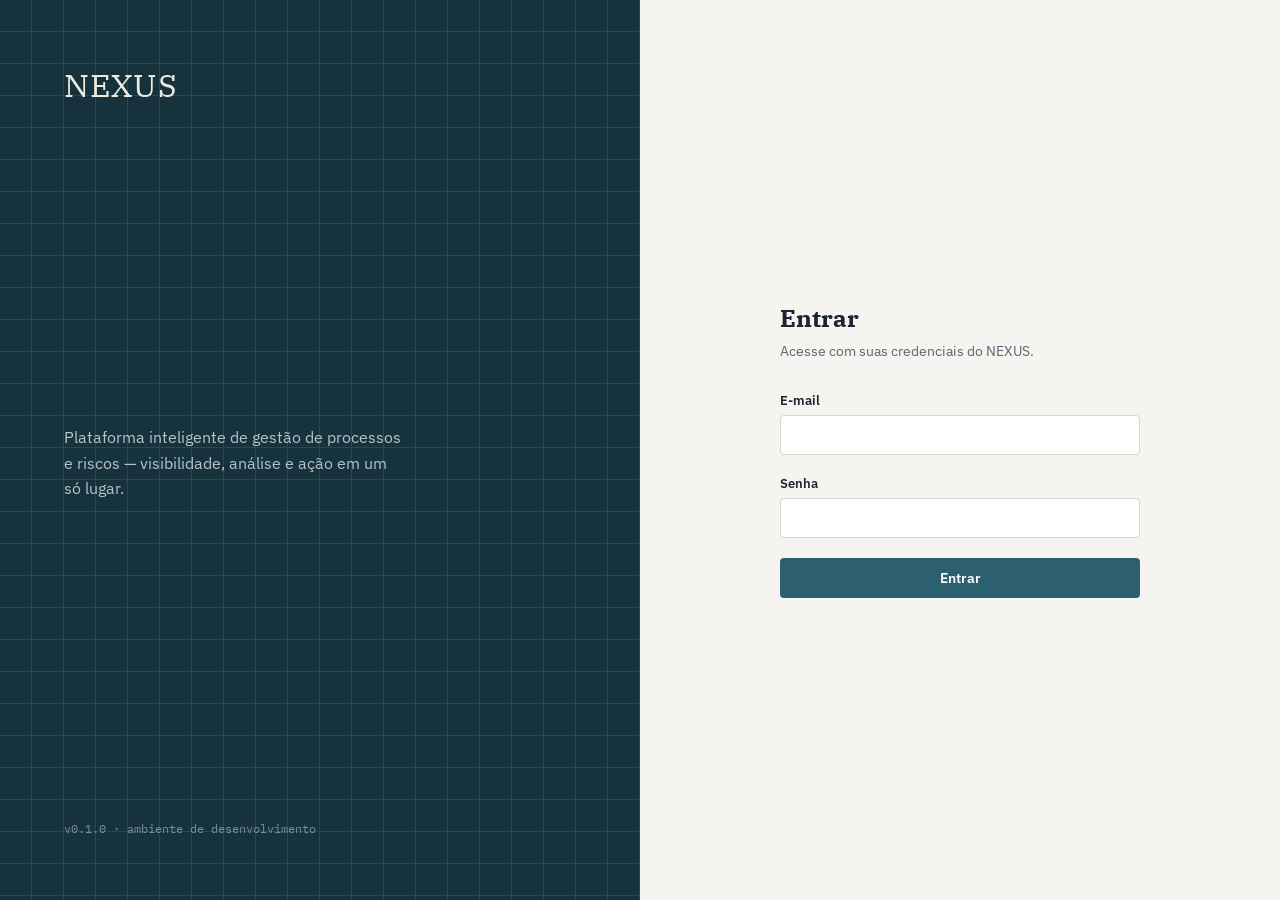
<file: frontend/index.html>
﻿<!DOCTYPE html>
<html lang="pt-BR">
<head>
  <meta charset="UTF-8" />
  <meta name="viewport" content="width=device-width, initial-scale=1.0" />
  <title>NEXUS — Entrar</title>
  <link rel="preconnect" href="https://fonts.googleapis.com" />
  <link href="https://fonts.googleapis.com/css2?family=IBM+Plex+Mono:wght@400;500&family=IBM+Plex+Sans:wght@400;500;600&family=IBM+Plex+Serif:wght@500&display=swap" rel="stylesheet" />
  <link rel="stylesheet" href="src/styles/main.css" />
</head>
<body>
  <div class="login-screen">
    <div class="login-panel">
      <div>
        <div class="login-panel__brand">NEXUS</div>
      </div>
      <div class="login-panel__tagline">
        Plataforma inteligente de gestão de processos e riscos —
        visibilidade, análise e ação em um só lugar.
      </div>
      <div class="login-panel__footnote">v0.1.0 · ambiente de desenvolvimento</div>
    </div>

    <div class="login-form-side">
      <form class="login-form" id="login-form">
        <h1>Entrar</h1>
        <p class="lead">Acesse com suas credenciais do NEXUS.</p>

        <div class="form-error" id="form-error"></div>

        <div class="field">
          <label for="email">E-mail</label>
          <input type="email" id="email" name="email" required autocomplete="username" />
        </div>

        <div class="field">
          <label for="password">Senha</label>
          <input type="password" id="password" name="password" required autocomplete="current-password" />
        </div>

        <button type="submit" class="btn-primary" id="submit-btn">Entrar</button>
      </form>
    </div>
  </div>

  <script type="module" src="src/pages/login.js"></script>
</body>
</html>
</file>
<file: frontend/src/styles/main.css>
﻿:root {
  --color-paper: #F5F4F0;
  --color-panel-dark: #16323D;
  --color-ink: #1B2430;
  --color-ink-soft: #5B6572;
  --color-brand: #2C5F6F;
  --color-brand-dark: #1E4550;
  --color-line: #D8D5CC;
  --color-line-dark: #2A4753;
  --color-error: #A6323A;

  --severity-baixa: #4C7A5A;
  --severity-media: #B98B2E;
  --severity-alta: #C1622E;
  --severity-critica: #A6323A;

  --font-display: "IBM Plex Serif", serif;
  --font-sans: "IBM Plex Sans", system-ui, sans-serif;
  --font-mono: "IBM Plex Mono", monospace;
}

* {
  box-sizing: border-box;
}

body {
  margin: 0;
  font-family: var(--font-sans);
  color: var(--color-ink);
  background: var(--color-paper);
  -webkit-font-smoothing: antialiased;
}

a {
  color: inherit;
}

/* ---------- Login ---------- */

.login-screen {
  display: grid;
  grid-template-columns: 1fr 1fr;
  min-height: 100vh;
}

.login-panel {
  background: var(--color-panel-dark);
  color: #EDEAE1;
  padding: 64px;
  display: flex;
  flex-direction: column;
  justify-content: space-between;
  background-image:
    linear-gradient(var(--color-line-dark) 1px, transparent 1px),
    linear-gradient(90deg, var(--color-line-dark) 1px, transparent 1px);
  background-size: 32px 32px;
  background-position: -1px -1px;
}

.login-panel__brand {
  font-family: var(--font-display);
  font-size: 32px;
  letter-spacing: 0.02em;
}

.login-panel__tagline {
  font-size: 16px;
  line-height: 1.6;
  color: #B7C3C7;
  max-width: 340px;
}

.login-panel__footnote {
  font-family: var(--font-mono);
  font-size: 12px;
  color: #7C8E93;
}

.login-form-side {
  display: flex;
  align-items: center;
  justify-content: center;
  padding: 48px;
}

.login-form {
  width: 100%;
  max-width: 360px;
}

.login-form h1 {
  font-family: var(--font-display);
  font-size: 24px;
  margin: 0 0 8px;
}

.login-form p.lead {
  color: var(--color-ink-soft);
  margin: 0 0 32px;
  font-size: 14px;
}

.field {
  margin-bottom: 20px;
}

.field label {
  display: block;
  font-size: 13px;
  font-weight: 600;
  margin-bottom: 6px;
}

.field input {
  width: 100%;
  padding: 10px 12px;
  border: 1px solid var(--color-line);
  border-radius: 4px;
  font-size: 14px;
  font-family: var(--font-sans);
  background: #fff;
}

.field input:focus {
  outline: 2px solid var(--color-brand);
  outline-offset: 1px;
  border-color: var(--color-brand);
}

.btn-primary {
  width: 100%;
  padding: 11px;
  background: var(--color-brand);
  color: #fff;
  border: none;
  border-radius: 4px;
  font-size: 14px;
  font-weight: 600;
  cursor: pointer;
  font-family: var(--font-sans);
}

.btn-primary:hover {
  background: var(--color-brand-dark);
}

.btn-primary:disabled {
  opacity: 0.6;
  cursor: not-allowed;
}

.form-error {
  background: #FBEAEA;
  color: var(--color-error);
  border: 1px solid #E8C4C4;
  border-radius: 4px;
  padding: 10px 12px;
  font-size: 13px;
  margin-bottom: 20px;
  display: none;
}

.form-error.visible {
  display: block;
}

/* ---------- App shell ---------- */

.app-shell {
  min-height: 100vh;
}

.app-nav {
  background: var(--color-panel-dark);
  color: #EDEAE1;
  padding: 16px 32px;
  display: flex;
  align-items: center;
  justify-content: space-between;
}

.app-nav__brand {
  font-family: var(--font-display);
  font-size: 18px;
}

.app-nav__user {
  display: flex;
  align-items: center;
  gap: 16px;
  font-size: 13px;
}

.app-nav__user span.role {
  font-family: var(--font-mono);
  font-size: 11px;
  color: #B7C3C7;
  text-transform: lowercase;
}

.btn-logout {
  background: transparent;
  border: 1px solid var(--color-line-dark);
  color: #EDEAE1;
  padding: 6px 12px;
  border-radius: 4px;
  font-size: 13px;
  cursor: pointer;
  font-family: var(--font-sans);
}

.btn-logout:hover {
  border-color: #B7C3C7;
}

.app-content {
  padding: 48px 32px;
  max-width: 720px;
}

.app-content h1 {
  font-family: var(--font-display);
  font-size: 26px;
  margin: 0 0 8px;
}

.app-content p.lead {
  color: var(--color-ink-soft);
  margin: 0 0 32px;
}

.placeholder-card {
  border: 1px solid var(--color-line);
  border-radius: 6px;
  padding: 24px;
  background: #fff;
}

.placeholder-card h2 {
  font-size: 15px;
  margin: 0 0 8px;
}

.placeholder-card p {
  font-size: 14px;
  color: var(--color-ink-soft);
  margin: 0;
}

@media (max-width: 800px) {
  .login-screen {
    grid-template-columns: 1fr;
  }
  .login-panel {
    padding: 32px;
  }
}


/* ---------- Dashboard ---------- */

.stats-grid {
  display: grid;
  grid-template-columns: repeat(auto-fit, minmax(160px, 1fr));
  gap: 16px;
  margin-bottom: 40px;
}

.stat-card {
  border: 1px solid var(--color-line);
  border-radius: 6px;
  padding: 20px;
  background: #fff;
}

.stat-card__value {
  font-family: var(--font-display);
  font-size: 32px;
  line-height: 1;
  margin-bottom: 6px;
}

.stat-card__label {
  font-size: 13px;
  color: var(--color-ink-soft);
}

.stat-card--alert .stat-card__value {
  color: var(--severity-critica);
}

.section-title {
  font-family: var(--font-display);
  font-size: 18px;
  margin: 0 0 16px;
}

.data-table {
  width: 100%;
  border-collapse: collapse;
  margin-bottom: 40px;
  font-size: 14px;
}

.data-table th {
  text-align: left;
  font-size: 12px;
  text-transform: none;
  color: var(--color-ink-soft);
  font-weight: 600;
  padding: 8px 12px;
  border-bottom: 1px solid var(--color-line);
}

.data-table td {
  padding: 10px 12px;
  border-bottom: 1px solid var(--color-line);
}

.badge {
  display: inline-block;
  padding: 3px 10px;
  border-radius: 3px;
  font-size: 12px;
  font-weight: 600;
  color: #fff;
  font-family: var(--font-mono);
}

.badge--baixa { background: var(--severity-baixa); }
.badge--media { background: var(--severity-media); }
.badge--alta { background: var(--severity-alta); }
.badge--critica { background: var(--severity-critica); }

.empty-state {
  color: var(--color-ink-soft);
  font-size: 14px;
  padding: 16px 0;
}


/* ---------- Navegação e formulários (Fase 10+) ---------- */

.app-nav__links {
  display: flex;
  gap: 24px;
  margin-right: auto;
  margin-left: 48px;
}

.nav-link {
  color: #B7C3C7;
  text-decoration: none;
  font-size: 14px;
  padding-bottom: 4px;
  border-bottom: 2px solid transparent;
}

.nav-link:hover {
  color: #EDEAE1;
}

.nav-link--active {
  color: #EDEAE1;
  border-bottom-color: var(--color-brand);
}

.app-nav {
  justify-content: flex-start;
}

.toolbar {
  display: flex;
  justify-content: space-between;
  align-items: center;
  margin-bottom: 20px;
}

.btn-secondary {
  background: #fff;
  border: 1px solid var(--color-line);
  color: var(--color-ink);
  padding: 9px 16px;
  border-radius: 4px;
  font-size: 14px;
  font-weight: 600;
  cursor: pointer;
  font-family: var(--font-sans);
}

.btn-secondary:hover {
  border-color: var(--color-ink-soft);
}

.btn-small {
  padding: 5px 10px;
  font-size: 12px;
  border-radius: 4px;
  border: 1px solid var(--color-line);
  background: #fff;
  cursor: pointer;
  font-family: var(--font-sans);
  margin-right: 6px;
}

.btn-small:hover {
  border-color: var(--color-ink-soft);
}

.btn-small--danger {
  color: var(--color-error);
  border-color: #E8C4C4;
}

.btn-small--danger:hover {
  border-color: var(--color-error);
}

.form-panel {
  border: 1px solid var(--color-line);
  border-radius: 6px;
  background: #fff;
  padding: 24px;
  margin-bottom: 32px;
  display: none;
}

.form-panel.visible {
  display: block;
}

.form-panel h2 {
  font-size: 15px;
  margin: 0 0 20px;
}

.form-grid {
  display: grid;
  grid-template-columns: 1fr 1fr;
  gap: 16px;
}

.form-grid .field-full {
  grid-column: 1 / -1;
}

.form-grid select,
.form-grid textarea {
  width: 100%;
  padding: 10px 12px;
  border: 1px solid var(--color-line);
  border-radius: 4px;
  font-size: 14px;
  font-family: var(--font-sans);
  background: #fff;
}

.form-grid textarea {
  resize: vertical;
  min-height: 70px;
}

.form-actions {
  display: flex;
  gap: 10px;
  margin-top: 20px;
}

.form-actions .btn-primary,
.form-actions .btn-secondary {
  width: auto;
  padding: 10px 20px;
}


/* ---------- Redesign: Sidebar + KPI cards refinados ---------- */

.app-shell-v2 {
  display: grid;
  grid-template-columns: 240px 1fr;
  min-height: 100vh;
}

.sidebar {
  background: var(--color-panel-dark);
  color: #EDEAE1;
  padding: 24px 0;
  display: flex;
  flex-direction: column;
  justify-content: space-between;
  position: sticky;
  top: 0;
  height: 100vh;
}

.sidebar__brand {
  font-family: var(--font-display);
  font-size: 20px;
  padding: 0 24px 24px;
  border-bottom: 1px solid var(--color-line-dark);
  margin-bottom: 16px;
}

.sidebar__nav {
  display: flex;
  flex-direction: column;
  gap: 2px;
  padding: 0 12px;
}

.sidebar__link {
  display: flex;
  align-items: center;
  gap: 12px;
  padding: 10px 12px;
  border-radius: 6px;
  color: #B7C3C7;
  text-decoration: none;
  font-size: 14px;
  transition: background 0.15s ease, color 0.15s ease;
}

.sidebar__link:hover {
  background: rgba(255, 255, 255, 0.06);
  color: #EDEAE1;
}

.sidebar__link--active {
  background: var(--color-brand);
  color: #fff;
}

.sidebar__link svg {
  width: 18px;
  height: 18px;
  flex-shrink: 0;
}

.sidebar__footer {
  padding: 16px 24px 0;
  border-top: 1px solid var(--color-line-dark);
}

.sidebar__user-name {
  font-size: 13px;
  font-weight: 600;
}

.sidebar__user-role {
  font-family: var(--font-mono);
  font-size: 11px;
  color: #7C8E93;
  text-transform: lowercase;
  margin-bottom: 12px;
}

.main-area {
  background: var(--color-paper);
}

.top-bar {
  display: flex;
  justify-content: space-between;
  align-items: center;
  padding: 20px 32px;
  border-bottom: 1px solid var(--color-line);
  background: #fff;
}

.top-bar__greeting {
  font-size: 14px;
  color: var(--color-ink-soft);
}

.top-bar__greeting strong {
  color: var(--color-ink);
}

.main-content {
  padding: 32px;
  max-width: 1080px;
}

.main-content p.lead {
  color: var(--color-ink-soft);
  margin: 0 0 32px;
  font-size: 14px;
}

/* KPI cards v2 -- com icone e area reservada para tendencia futura */

.kpi-grid {
  display: grid;
  grid-template-columns: repeat(auto-fit, minmax(200px, 1fr));
  gap: 16px;
  margin-bottom: 40px;
}

.kpi-card {
  border: 1px solid var(--color-line);
  border-radius: 8px;
  padding: 20px;
  background: #fff;
  box-shadow: 0 1px 2px rgba(27, 36, 48, 0.04);
  transition: box-shadow 0.15s ease;
}

.kpi-card:hover {
  box-shadow: 0 4px 12px rgba(27, 36, 48, 0.08);
}

.kpi-card__top {
  display: flex;
  justify-content: space-between;
  align-items: flex-start;
  margin-bottom: 12px;
}

.kpi-card__icon {
  width: 32px;
  height: 32px;
  border-radius: 6px;
  display: flex;
  align-items: center;
  justify-content: center;
  background: rgba(44, 95, 111, 0.08);
  color: var(--color-brand);
}

.kpi-card__icon svg {
  width: 18px;
  height: 18px;
}

.kpi-card--alert .kpi-card__icon {
  background: rgba(166, 50, 58, 0.1);
  color: var(--severity-critica);
}

.kpi-card__value {
  font-family: var(--font-display);
  font-size: 30px;
  line-height: 1;
  margin-bottom: 4px;
}

.kpi-card--alert .kpi-card__value {
  color: var(--severity-critica);
}

.kpi-card__label {
  font-size: 13px;
  color: var(--color-ink-soft);
}

.kpi-card__trend {
  font-size: 11px;
  color: var(--color-ink-soft);
  margin-top: 8px;
  font-family: var(--font-mono);
}


/* ---------- AI Risk Analyzer ---------- */

.ai-panel {
  background: #fff;
  border: 1px solid var(--color-line);
  border-radius: 8px;
  padding: 32px;
  max-width: 720px;
}

.ai-panel textarea {
  width: 100%;
  min-height: 140px;
  padding: 14px;
  border: 1px solid var(--color-line);
  border-radius: 6px;
  font-size: 15px;
  font-family: var(--font-sans);
  resize: vertical;
  margin-bottom: 16px;
}

.ai-panel textarea:focus {
  outline: 2px solid var(--color-brand);
  outline-offset: 1px;
  border-color: var(--color-brand);
}

.btn-ai {
  background: var(--color-brand);
  color: #fff;
  border: none;
  padding: 12px 24px;
  border-radius: 6px;
  font-size: 14px;
  font-weight: 600;
  cursor: pointer;
  font-family: var(--font-sans);
  display: inline-flex;
  align-items: center;
  gap: 8px;
}

.btn-ai:hover {
  background: var(--color-brand-dark);
}

.btn-ai:disabled {
  opacity: 0.6;
  cursor: not-allowed;
}

.btn-ai svg {
  width: 16px;
  height: 16px;
}

.ai-result {
  margin-top: 32px;
  padding-top: 32px;
  border-top: 1px solid var(--color-line);
  display: none;
}

.ai-result.visible {
  display: block;
}

.ai-result__header {
  display: flex;
  justify-content: space-between;
  align-items: center;
  margin-bottom: 24px;
}

.ai-result__category {
  font-family: var(--font-display);
  font-size: 20px;
}

/* Barra de 4 segmentos representando o nivel qualitativo
   (baixa/media/alta/critica) -- sem inventar um numero que
   o backend nao fornece, apenas visualizando o nivel real. */

.level-row {
  display: flex;
  align-items: center;
  gap: 16px;
  margin-bottom: 16px;
}

.level-row__label {
  width: 110px;
  font-size: 13px;
  color: var(--color-ink-soft);
  flex-shrink: 0;
}

.level-bar {
  display: flex;
  gap: 4px;
  flex: 1;
}

.level-bar__segment {
  height: 8px;
  flex: 1;
  border-radius: 2px;
  background: var(--color-line);
}

.level-bar__segment--filled-baixa { background: var(--severity-baixa); }
.level-bar__segment--filled-media { background: var(--severity-media); }
.level-bar__segment--filled-alta { background: var(--severity-alta); }
.level-bar__segment--filled-critica { background: var(--severity-critica); }

.level-row__value {
  width: 70px;
  text-align: right;
  font-family: var(--font-mono);
  font-size: 12px;
  font-weight: 600;
  text-transform: uppercase;
  flex-shrink: 0;
}

.ai-result__severity-badge {
  margin-top: 8px;
  margin-bottom: 24px;
}

.ai-result__box {
  background: var(--color-paper);
  border-radius: 6px;
  padding: 16px;
  margin-bottom: 12px;
}

.ai-result__box-label {
  font-size: 12px;
  font-weight: 600;
  color: var(--color-ink-soft);
  margin-bottom: 6px;
  text-transform: uppercase;
  letter-spacing: 0.02em;
}

.ai-result__box-text {
  font-size: 14px;
  line-height: 1.5;
}


/* ---------- Auditoria ---------- */

.audit-timeline {
  max-width: 720px;
}

.audit-entry {
  display: flex;
  gap: 16px;
  padding: 16px 0;
  border-bottom: 1px solid var(--color-line);
}

.audit-entry__icon {
  width: 32px;
  height: 32px;
  border-radius: 50%;
  background: var(--color-paper);
  display: flex;
  align-items: center;
  justify-content: center;
  flex-shrink: 0;
  color: var(--color-brand);
}

.audit-entry__icon--create { color: var(--severity-baixa); }
.audit-entry__icon--update { color: var(--color-brand); }
.audit-entry__icon--delete { color: var(--color-error); }

.audit-entry__icon svg {
  width: 16px;
  height: 16px;
}

.audit-entry__content {
  flex: 1;
}

.audit-entry__title {
  font-size: 14px;
  margin-bottom: 4px;
}

.audit-entry__title strong {
  font-weight: 600;
}

.audit-entry__changes {
  font-family: var(--font-mono);
  font-size: 12px;
  color: var(--color-ink-soft);
  background: var(--color-paper);
  padding: 6px 10px;
  border-radius: 4px;
  display: inline-block;
  margin-top: 4px;
}

.audit-entry__meta {
  font-size: 12px;
  color: var(--color-ink-soft);
  margin-top: 6px;
}


/* ---------- Grafico: Riscos por Severidade ---------- */

.chart-panel {
  background: #fff;
  border: 1px solid var(--color-line);
  border-radius: 8px;
  padding: 24px;
  margin-bottom: 40px;
}

.chart-panel h2 {
  font-family: var(--font-display);
  font-size: 16px;
  margin: 0 0 20px;
}

.chart-row {
  display: flex;
  align-items: center;
  gap: 12px;
  margin-bottom: 14px;
}

.chart-row:last-child {
  margin-bottom: 0;
}

.chart-row__label {
  width: 70px;
  font-size: 13px;
  color: var(--color-ink-soft);
  flex-shrink: 0;
  text-transform: capitalize;
}

.chart-row__track {
  flex: 1;
  height: 20px;
  background: var(--color-paper);
  border-radius: 4px;
  overflow: hidden;
}

.chart-row__fill {
  height: 100%;
  border-radius: 4px;
  transition: width 0.4s ease;
  min-width: 2px;
}

.chart-row__fill--baixa { background: var(--severity-baixa); }
.chart-row__fill--media { background: var(--severity-media); }
.chart-row__fill--alta { background: var(--severity-alta); }
.chart-row__fill--critica { background: var(--severity-critica); }

.chart-row__count {
  width: 30px;
  text-align: right;
  font-family: var(--font-mono);
  font-size: 13px;
  font-weight: 600;
  flex-shrink: 0;
}


/* ---------- Responsividade ---------- */

@media (max-width: 900px) {
  .app-shell-v2 {
    grid-template-columns: 1fr;
  }

  .sidebar {
    position: fixed;
    bottom: 0;
    left: 0;
    right: 0;
    top: auto;
    height: 64px;
    flex-direction: row;
    justify-content: center;
    padding: 0;
    z-index: 100;
    box-shadow: 0 -2px 8px rgba(0, 0, 0, 0.15);
  }

  .sidebar__brand,
  .sidebar__footer {
    display: none;
  }

  .sidebar__nav {
    flex-direction: row;
    padding: 0;
    gap: 0;
    width: 100%;
    justify-content: space-around;
  }

  .sidebar__link {
    flex-direction: column;
    gap: 2px;
    font-size: 10px;
    padding: 8px 4px;
    border-radius: 0;
    text-align: center;
  }

  .main-area {
    padding-bottom: 64px;
  }

  .main-content {
    padding: 16px;
  }

  .top-bar {
    padding: 14px 16px;
  }

  .kpi-grid {
    grid-template-columns: repeat(2, 1fr);
  }

  .form-grid {
    grid-template-columns: 1fr;
  }

  .data-table {
    display: block;
    overflow-x: auto;
    white-space: nowrap;
  }

  .toolbar {
    flex-direction: column;
    align-items: flex-start;
    gap: 12px;
  }

  .toolbar .btn-secondary {
    width: 100%;
  }
}

@media (max-width: 480px) {
  .kpi-grid {
    grid-template-columns: 1fr;
  }

  .login-panel__tagline {
    max-width: none;
  }
}


/* ---------- Filtros ---------- */

.filter-bar {
  display: flex;
  gap: 12px;
  margin-bottom: 20px;
}

.filter-bar input[type="text"] {
  flex: 1;
  padding: 9px 12px;
  border: 1px solid var(--color-line);
  border-radius: 4px;
  font-size: 14px;
  font-family: var(--font-sans);
}

.filter-bar select {
  padding: 9px 12px;
  border: 1px solid var(--color-line);
  border-radius: 4px;
  font-size: 14px;
  font-family: var(--font-sans);
  background: #fff;
}

.filter-bar input:focus,
.filter-bar select:focus {
  outline: 2px solid var(--color-brand);
  outline-offset: 1px;
  border-color: var(--color-brand);
}


.btn-back-link {
  display: inline-flex;
  align-items: center;
  gap: 6px;
  color: var(--color-ink);
  text-decoration: none;
  font-size: 13px;
  font-weight: 600;
  padding: 8px 14px;
  border: 1px solid var(--color-line);
  border-radius: 6px;
  background: #fff;
  transition: background 0.15s ease, border-color 0.15s ease;
}

.btn-back-link:hover {
  background: var(--color-paper);
  border-color: var(--color-ink-soft);
}


/* ---------- Notificacoes ---------- */

.notif-bell {
  position: relative;
  cursor: pointer;
}

.notif-dropdown {
  position: absolute;
  top: 36px;
  right: 0;
  width: 320px;
  background: #fff;
  border: 1px solid var(--color-line);
  border-radius: 8px;
  box-shadow: 0 8px 24px rgba(0,0,0,0.12);
  display: none;
  z-index: 200;
  max-height: 360px;
  overflow-y: auto;
}

.notif-dropdown.open {
  display: block;
}

.notif-item {
  padding: 12px 16px;
  border-bottom: 1px solid var(--color-line);
  font-size: 13px;
}

.notif-item:last-child {
  border-bottom: none;
}


.top-bar {
  position: relative;
}

#notif-container {
  position: absolute;
  right: 32px;
  top: 20px;
}
</file>
